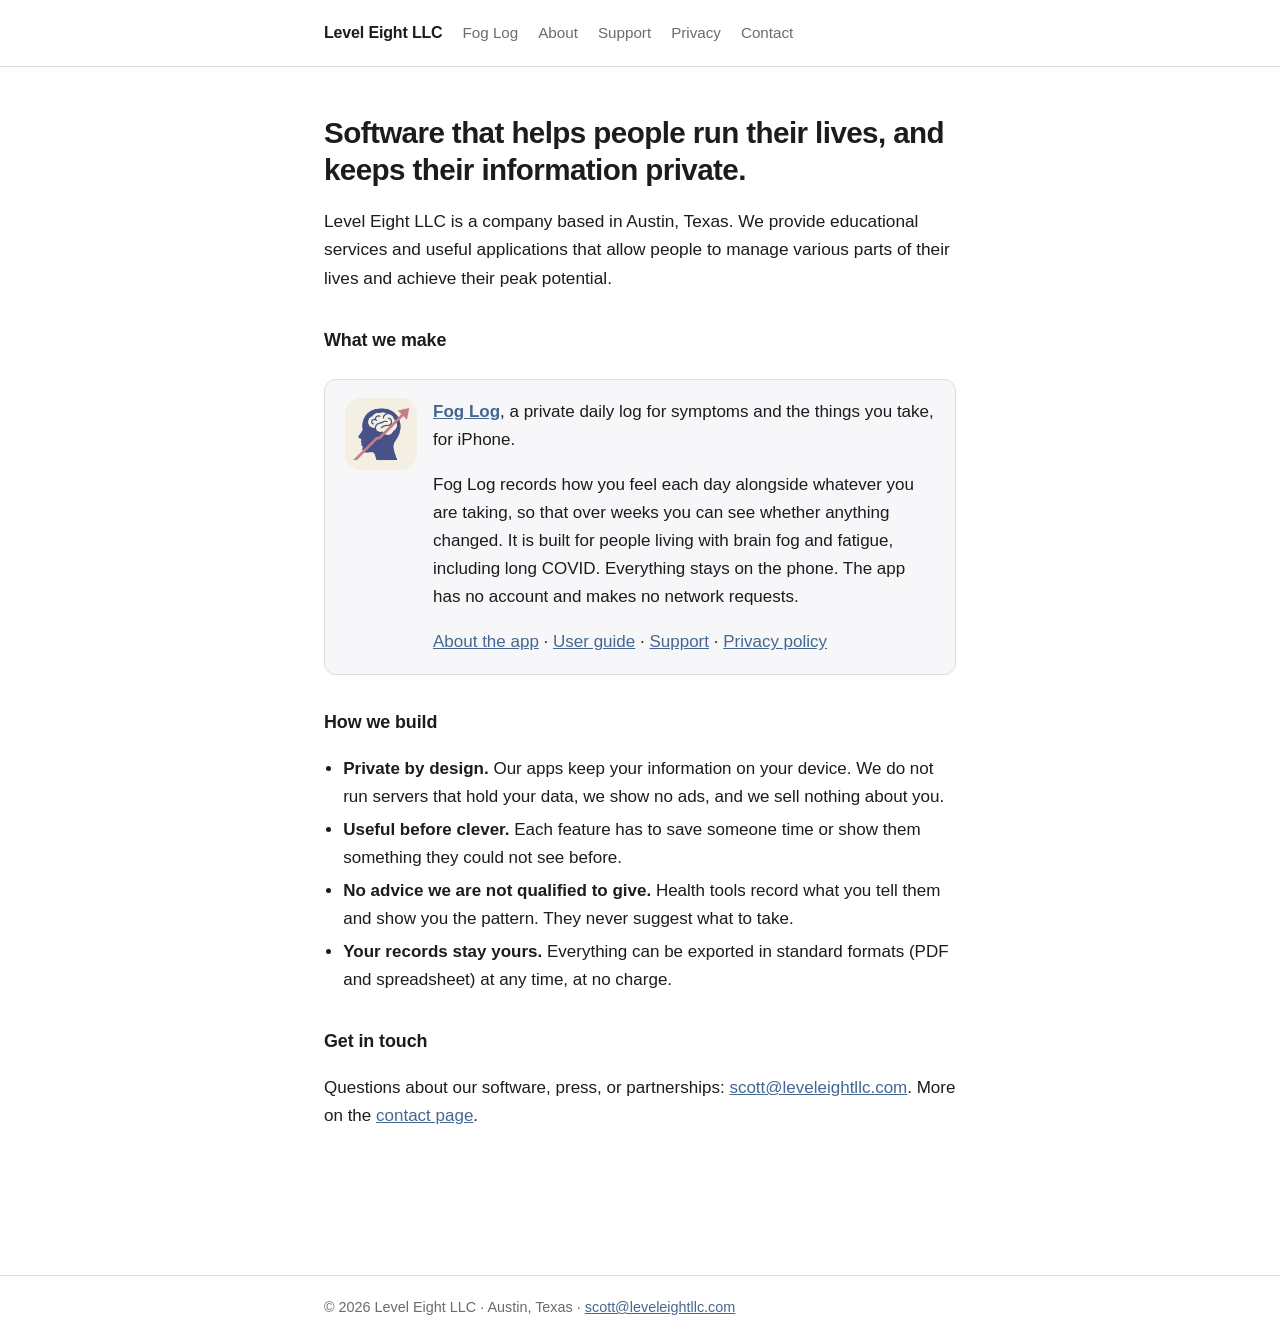
<file: index.html>
<!doctype html>
<html lang="en">
<head>
<meta charset="utf-8">
<meta name="viewport" content="width=device-width, initial-scale=1">
<title>Level Eight LLC</title>
<meta name="description" content="Level Eight LLC builds private, useful software for managing everyday life, starting with Fog Log for iPhone.">
<link rel="stylesheet" href="style.css">
</head>
<body>
<header class="site"><div class="wrap">
  <a class="brand" href="/">Level Eight LLC</a>
  <a href="/foglog.html">Fog Log</a>
  <a href="/about.html">About</a>
  <a href="/support.html">Support</a>
  <a href="/privacy.html">Privacy</a>
  <a href="/contact.html">Contact</a>
</div></header>

<div class="wrap">
  <h1>Software that helps people run their lives, and keeps their information private.</h1>
  <p class="lede">Level Eight LLC is a company based in Austin, Texas. We provide educational services and useful applications that allow people to manage various parts of their lives and achieve their peak potential.</p>

  <h2>What we make</h2>
  <div class="card product">
    <img src="img/icon.jpg" alt="Fog Log app icon" width="72" height="72">
    <div>
      <p style="margin-top:0"><strong><a href="/foglog.html">Fog Log</a></strong>, a private daily log for symptoms and the things you take, for iPhone.</p>
      <p>Fog Log records how you feel each day alongside whatever you are taking, so that over weeks you can see whether anything changed. It is built for people living with brain fog and fatigue, including long COVID. Everything stays on the phone. The app has no account and makes no network requests.</p>
      <p style="margin-bottom:0"><a href="/foglog.html">About the app</a> · <a href="https://foglog.org/guide.html">User guide</a> · <a href="/support.html">Support</a> · <a href="/privacy.html">Privacy policy</a></p>
    </div>
  </div>

  <h2>How we build</h2>
  <ul>
    <li><strong>Private by design.</strong> Our apps keep your information on your device. We do not run servers that hold your data, we show no ads, and we sell nothing about you.</li>
    <li><strong>Useful before clever.</strong> Each feature has to save someone time or show them something they could not see before.</li>
    <li><strong>No advice we are not qualified to give.</strong> Health tools record what you tell them and show you the pattern. They never suggest what to take.</li>
    <li><strong>Your records stay yours.</strong> Everything can be exported in standard formats (PDF and spreadsheet) at any time, at no charge.</li>
  </ul>

  <h2>Get in touch</h2>
  <p>Questions about our software, press, or partnerships: <a href="mailto:scott@leveleightllc.com">scott@leveleightllc.com</a>. More on the <a href="/contact.html">contact page</a>.</p>
</div>

<footer class="site"><div class="wrap">© 2026 Level Eight LLC · Austin, Texas · <a href="mailto:scott@leveleightllc.com">scott@leveleightllc.com</a></div></footer>
</body>
</html>
</file>
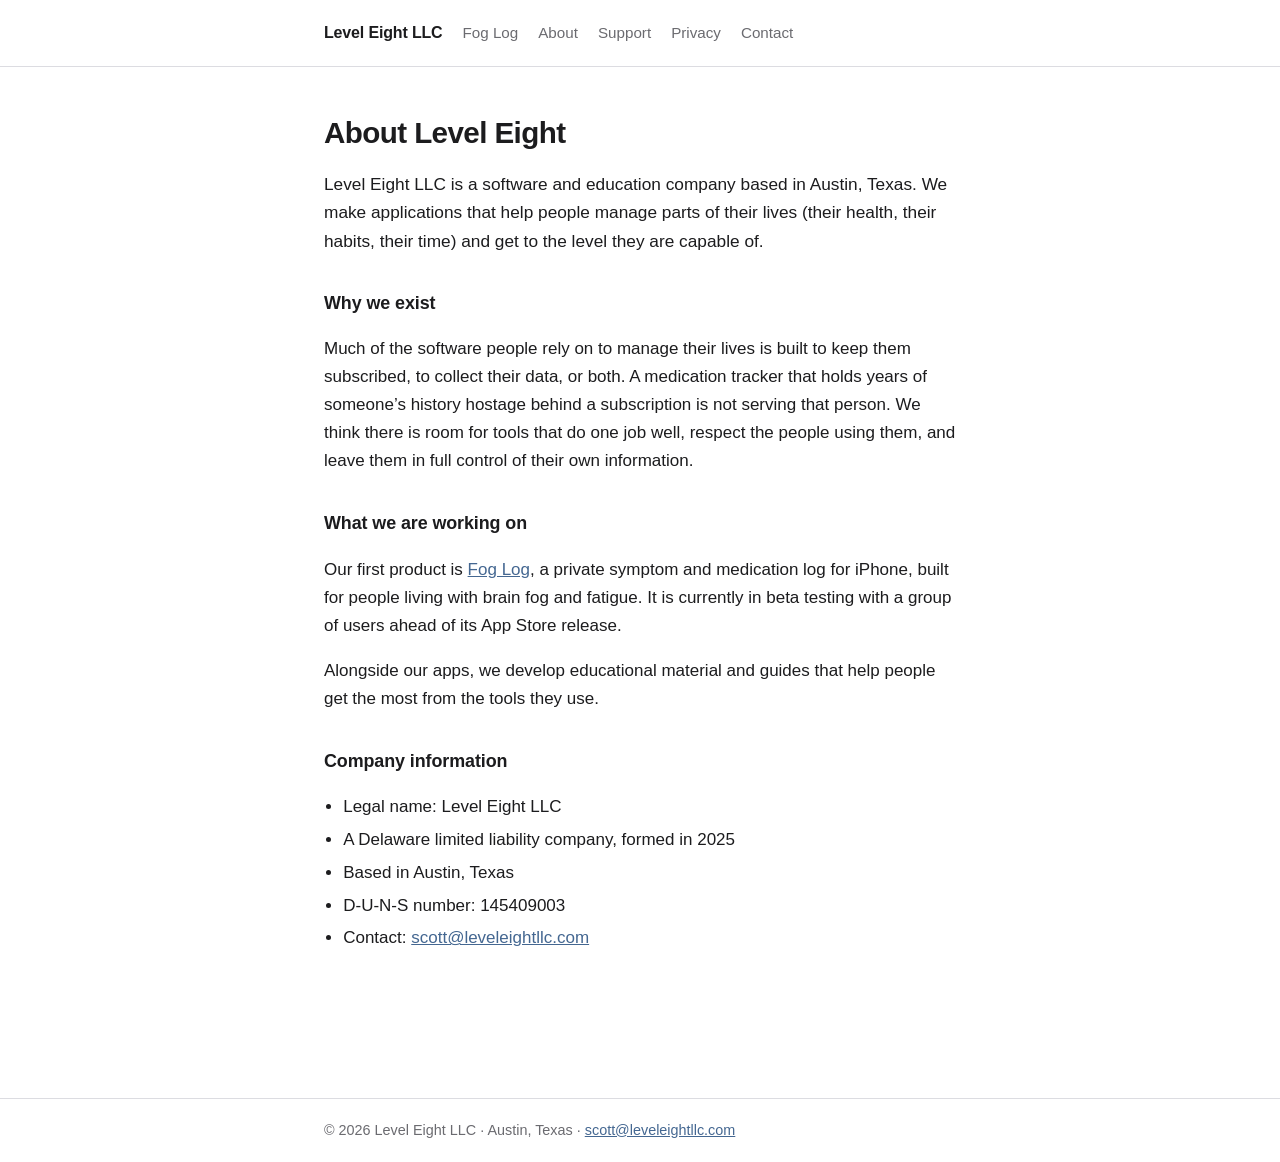
<file: about.html>
<!doctype html>
<html lang="en">
<head>
<meta charset="utf-8">
<meta name="viewport" content="width=device-width, initial-scale=1">
<title>About — Level Eight LLC</title>
<meta name="description" content="Level Eight LLC builds private, useful software for managing everyday life, starting with Fog Log for iPhone.">
<link rel="stylesheet" href="style.css">
</head>
<body>
<header class="site"><div class="wrap">
  <a class="brand" href="/">Level Eight LLC</a>
  <a href="/foglog.html">Fog Log</a>
  <a href="/about.html">About</a>
  <a href="/support.html">Support</a>
  <a href="/privacy.html">Privacy</a>
  <a href="/contact.html">Contact</a>
</div></header>

<div class="wrap">
  <h1>About Level Eight</h1>
  <p class="lede">Level Eight LLC is a software and education company based in Austin, Texas. We make applications that help people manage parts of their lives (their health, their habits, their time) and get to the level they are capable of.</p>

  <h2>Why we exist</h2>
  <p>Much of the software people rely on to manage their lives is built to keep them subscribed, to collect their data, or both. A medication tracker that holds years of someone&rsquo;s history hostage behind a subscription is not serving that person. We think there is room for tools that do one job well, respect the people using them, and leave them in full control of their own information.</p>

  <h2>What we are working on</h2>
  <p>Our first product is <a href="/foglog.html">Fog Log</a>, a private symptom and medication log for iPhone, built for people living with brain fog and fatigue. It is currently in beta testing with a group of users ahead of its App Store release.</p>
  <p>Alongside our apps, we develop educational material and guides that help people get the most from the tools they use.</p>

  <h2>Company information</h2>
  <ul>
    <li>Legal name: Level Eight LLC</li>
    <li>A Delaware limited liability company, formed in 2025</li>
    <li>Based in Austin, Texas</li>
    <li>D-U-N-S number: 145409003</li>
    <li>Contact: <a href="mailto:scott@leveleightllc.com">scott@leveleightllc.com</a></li>
  </ul>
</div>

<footer class="site"><div class="wrap">© 2026 Level Eight LLC · Austin, Texas · <a href="mailto:scott@leveleightllc.com">scott@leveleightllc.com</a></div></footer>
</body>
</html>
</file>
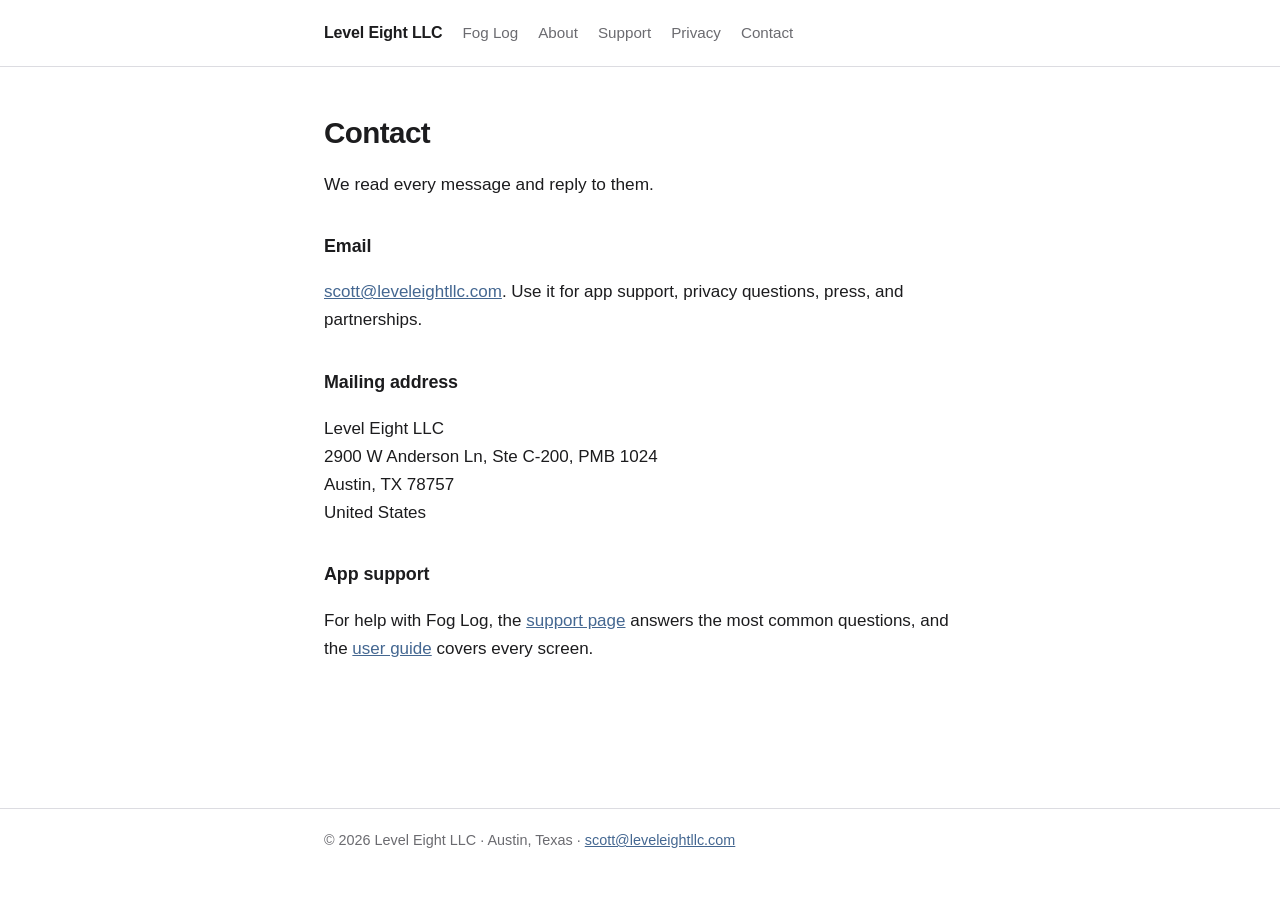
<file: contact.html>
<!doctype html>
<html lang="en">
<head>
<meta charset="utf-8">
<meta name="viewport" content="width=device-width, initial-scale=1">
<title>Contact — Level Eight LLC</title>
<meta name="description" content="Level Eight LLC builds private, useful software for managing everyday life, starting with Fog Log for iPhone.">
<link rel="stylesheet" href="style.css">
</head>
<body>
<header class="site"><div class="wrap">
  <a class="brand" href="/">Level Eight LLC</a>
  <a href="/foglog.html">Fog Log</a>
  <a href="/about.html">About</a>
  <a href="/support.html">Support</a>
  <a href="/privacy.html">Privacy</a>
  <a href="/contact.html">Contact</a>
</div></header>

<div class="wrap">
  <h1>Contact</h1>
  <p class="lede">We read every message and reply to them.</p>

  <h2>Email</h2>
  <p><a href="mailto:scott@leveleightllc.com">scott@leveleightllc.com</a>. Use it for app support, privacy questions, press, and partnerships.</p>

  <h2>Mailing address</h2>
  <p>Level Eight LLC<br>2900 W Anderson Ln, Ste C-200, PMB 1024<br>Austin, TX 78757<br>United States</p>

  <h2>App support</h2>
  <p>For help with Fog Log, the <a href="/support.html">support page</a> answers the most common questions, and the <a href="https://foglog.org/guide.html">user guide</a> covers every screen.</p>
</div>

<footer class="site"><div class="wrap">© 2026 Level Eight LLC · Austin, Texas · <a href="mailto:scott@leveleightllc.com">scott@leveleightllc.com</a></div></footer>
</body>
</html>
</file>
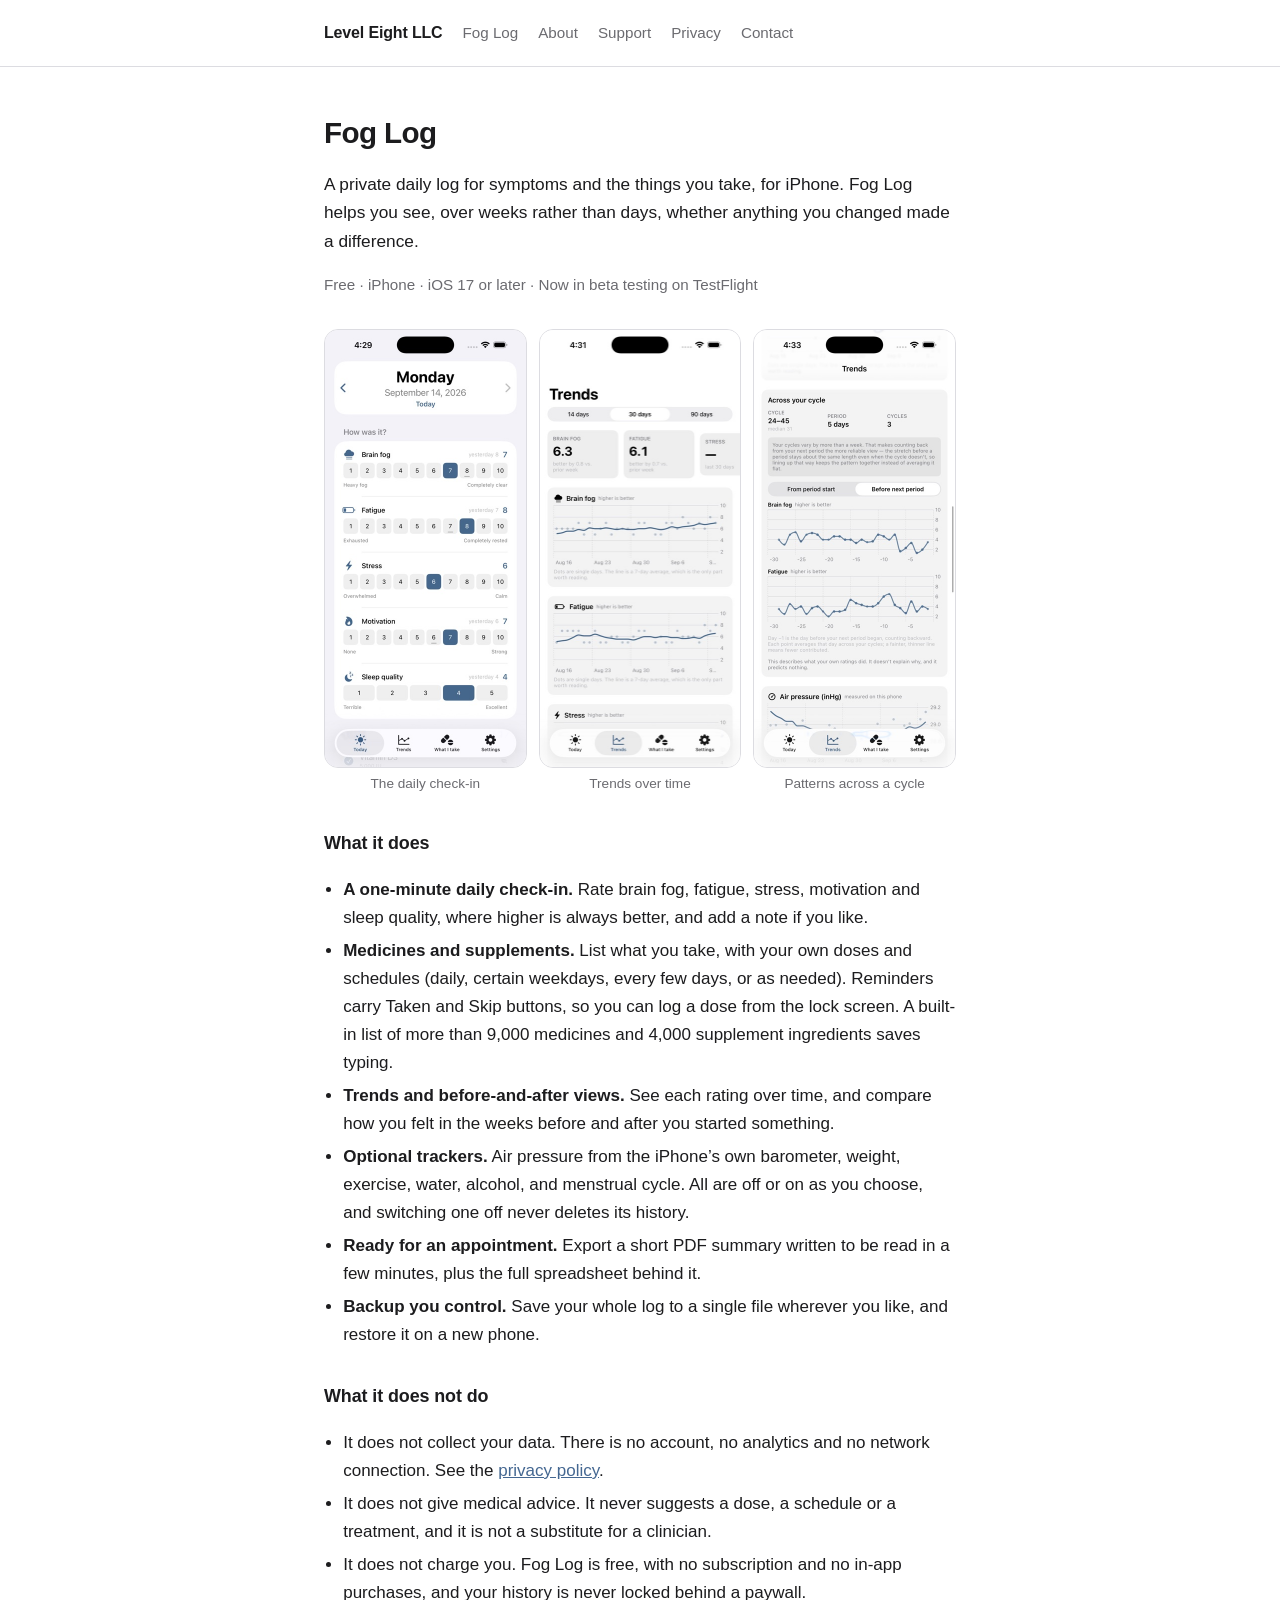
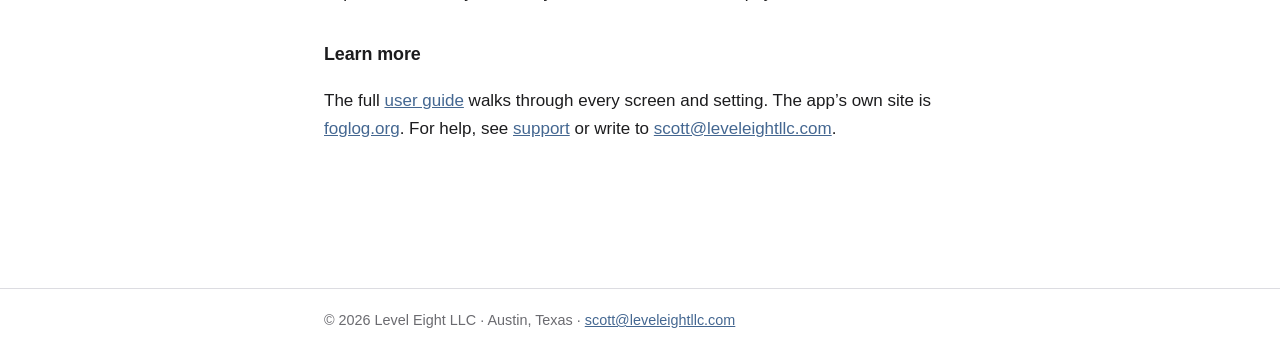
<file: foglog.html>
<!doctype html>
<html lang="en">
<head>
<meta charset="utf-8">
<meta name="viewport" content="width=device-width, initial-scale=1">
<title>Fog Log — Level Eight LLC</title>
<meta name="description" content="Level Eight LLC builds private, useful software for managing everyday life, starting with Fog Log for iPhone.">
<link rel="stylesheet" href="style.css">
</head>
<body>
<header class="site"><div class="wrap">
  <a class="brand" href="/">Level Eight LLC</a>
  <a href="/foglog.html">Fog Log</a>
  <a href="/about.html">About</a>
  <a href="/support.html">Support</a>
  <a href="/privacy.html">Privacy</a>
  <a href="/contact.html">Contact</a>
</div></header>

<div class="wrap">
  <h1>Fog Log</h1>
  <p class="lede">A private daily log for symptoms and the things you take, for iPhone. Fog Log helps you see, over weeks rather than days, whether anything you changed made a difference.</p>
  <p class="updated">Free · iPhone · iOS 17 or later · Now in beta testing on TestFlight</p>

  <div class="shots">
    <figure><img src="img/today.jpg" alt="The daily check-in screen" loading="lazy"><figcaption>The daily check-in</figcaption></figure>
    <figure><img src="img/trends.jpg" alt="Trends over time" loading="lazy"><figcaption>Trends over time</figcaption></figure>
    <figure><img src="img/cycle.jpg" alt="Patterns across a menstrual cycle" loading="lazy"><figcaption>Patterns across a cycle</figcaption></figure>
  </div>

  <h2>What it does</h2>
  <ul>
    <li><strong>A one-minute daily check-in.</strong> Rate brain fog, fatigue, stress, motivation and sleep quality, where higher is always better, and add a note if you like.</li>
    <li><strong>Medicines and supplements.</strong> List what you take, with your own doses and schedules (daily, certain weekdays, every few days, or as needed). Reminders carry Taken and Skip buttons, so you can log a dose from the lock screen. A built-in list of more than 9,000 medicines and 4,000 supplement ingredients saves typing.</li>
    <li><strong>Trends and before-and-after views.</strong> See each rating over time, and compare how you felt in the weeks before and after you started something.</li>
    <li><strong>Optional trackers.</strong> Air pressure from the iPhone&rsquo;s own barometer, weight, exercise, water, alcohol, and menstrual cycle. All are off or on as you choose, and switching one off never deletes its history.</li>
    <li><strong>Ready for an appointment.</strong> Export a short PDF summary written to be read in a few minutes, plus the full spreadsheet behind it.</li>
    <li><strong>Backup you control.</strong> Save your whole log to a single file wherever you like, and restore it on a new phone.</li>
  </ul>

  <h2>What it does not do</h2>
  <ul>
    <li>It does not collect your data. There is no account, no analytics and no network connection. See the <a href="/privacy.html">privacy policy</a>.</li>
    <li>It does not give medical advice. It never suggests a dose, a schedule or a treatment, and it is not a substitute for a clinician.</li>
    <li>It does not charge you. Fog Log is free, with no subscription and no in-app purchases, and your history is never locked behind a paywall.</li>
  </ul>

  <h2>Learn more</h2>
  <p>The full <a href="https://foglog.org/guide.html">user guide</a> walks through every screen and setting. The app&rsquo;s own site is <a href="https://foglog.org">foglog.org</a>. For help, see <a href="/support.html">support</a> or write to <a href="mailto:scott@leveleightllc.com">scott@leveleightllc.com</a>.</p>
</div>

<footer class="site"><div class="wrap">© 2026 Level Eight LLC · Austin, Texas · <a href="mailto:scott@leveleightllc.com">scott@leveleightllc.com</a></div></footer>
</body>
</html>
</file>
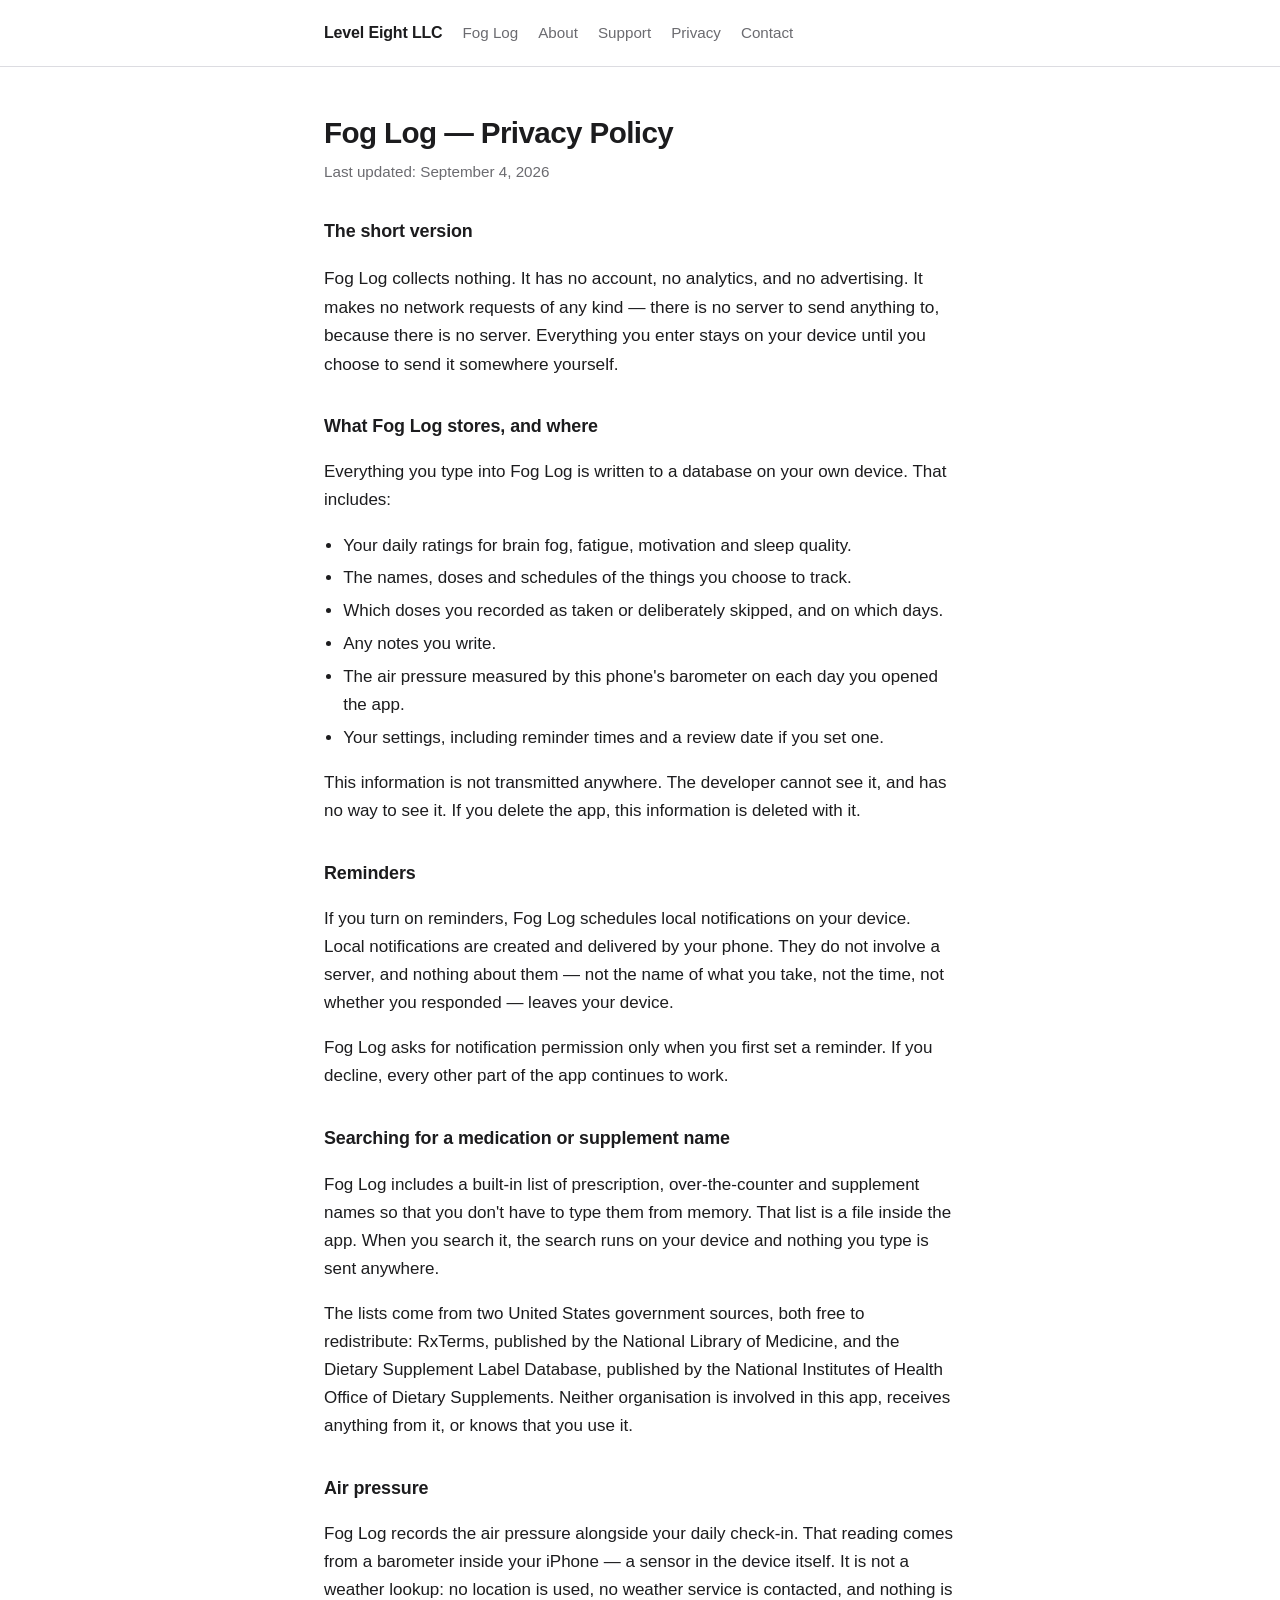
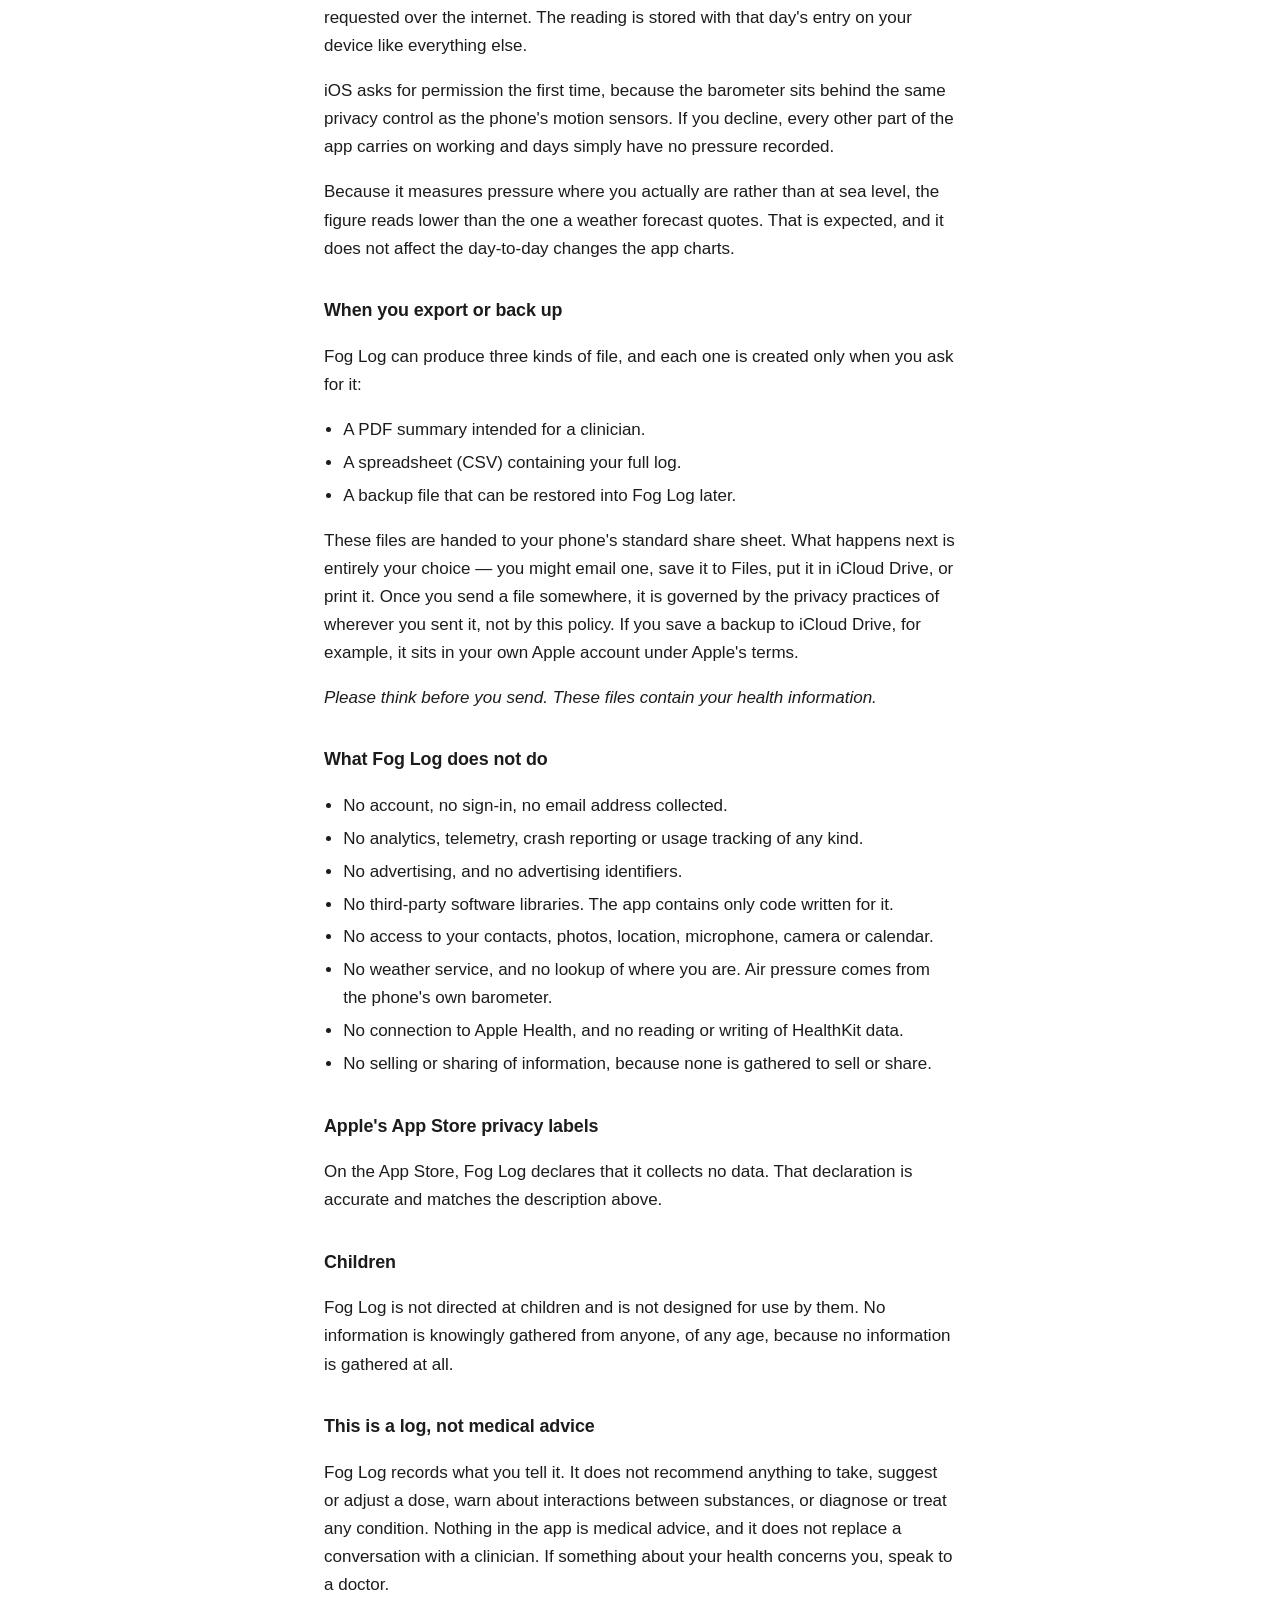
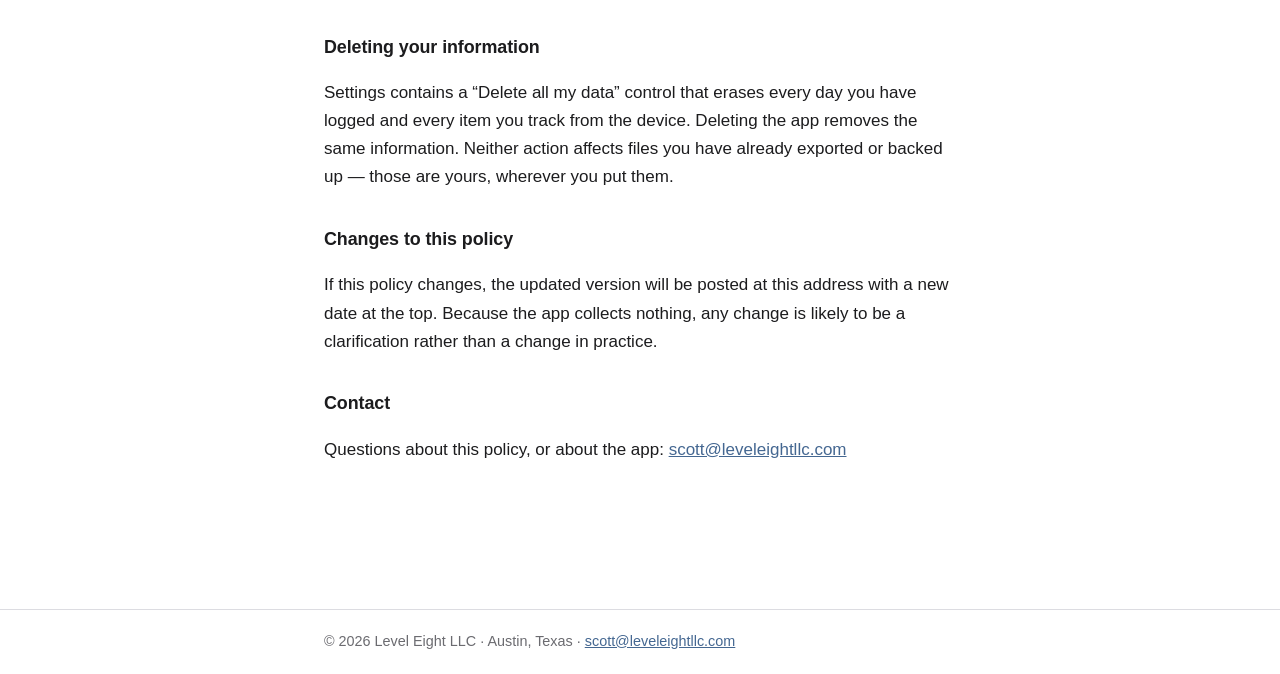
<file: privacy.html>
<!doctype html>
<html lang="en">
<head>
<meta charset="utf-8">
<meta name="viewport" content="width=device-width, initial-scale=1">
<title>Fog Log — Privacy Policy</title>
<link rel="stylesheet" href="style.css">
</head>
<body>
<header class="site"><div class="wrap">
  <a class="brand" href="/">Level Eight LLC</a>
  <a href="/foglog.html">Fog Log</a>
  <a href="/about.html">About</a>
  <a href="/support.html">Support</a>
  <a href="/privacy.html">Privacy</a>
  <a href="/contact.html">Contact</a>
</div></header>

<div class="wrap">
<h1>Fog Log — Privacy Policy</h1>
<p class="updated">Last updated: September 4, 2026</p>

<h2>The short version</h2>
<p class="lede">Fog Log collects nothing. It has no account, no analytics, and no advertising. It makes no network requests of any kind — there is no server to send anything to, because there is no server. Everything you enter stays on your device until you choose to send it somewhere yourself.</p>

<h2>What Fog Log stores, and where</h2>
<p>Everything you type into Fog Log is written to a database on your own device. That includes:</p>
<ul>
  <li>Your daily ratings for brain fog, fatigue, motivation and sleep quality.</li>
  <li>The names, doses and schedules of the things you choose to track.</li>
  <li>Which doses you recorded as taken or deliberately skipped, and on which days.</li>
  <li>Any notes you write.</li>
  <li>The air pressure measured by this phone's barometer on each day you opened the app.</li>
  <li>Your settings, including reminder times and a review date if you set one.</li>
</ul>
<p>This information is not transmitted anywhere. The developer cannot see it, and has no way to see it. If you delete the app, this information is deleted with it.</p>

<h2>Reminders</h2>
<p>If you turn on reminders, Fog Log schedules local notifications on your device. Local notifications are created and delivered by your phone. They do not involve a server, and nothing about them — not the name of what you take, not the time, not whether you responded — leaves your device.</p>
<p>Fog Log asks for notification permission only when you first set a reminder. If you decline, every other part of the app continues to work.</p>

<h2>Searching for a medication or supplement name</h2>
<p>Fog Log includes a built-in list of prescription, over-the-counter and supplement names so that you don't have to type them from memory. That list is a file inside the app. When you search it, the search runs on your device and nothing you type is sent anywhere.</p>
<p>The lists come from two United States government sources, both free to redistribute: RxTerms, published by the National Library of Medicine, and the Dietary Supplement Label Database, published by the National Institutes of Health Office of Dietary Supplements. Neither organisation is involved in this app, receives anything from it, or knows that you use it.</p>

<h2>Air pressure</h2>
<p>Fog Log records the air pressure alongside your daily check-in. That reading comes from a barometer inside your iPhone — a sensor in the device itself. It is not a weather lookup: no location is used, no weather service is contacted, and nothing is requested over the internet. The reading is stored with that day's entry on your device like everything else.</p>
<p>iOS asks for permission the first time, because the barometer sits behind the same privacy control as the phone's motion sensors. If you decline, every other part of the app carries on working and days simply have no pressure recorded.</p>
<p>Because it measures pressure where you actually are rather than at sea level, the figure reads lower than the one a weather forecast quotes. That is expected, and it does not affect the day-to-day changes the app charts.</p>

<h2>When you export or back up</h2>
<p>Fog Log can produce three kinds of file, and each one is created only when you ask for it:</p>
<ul>
  <li>A PDF summary intended for a clinician.</li>
  <li>A spreadsheet (CSV) containing your full log.</li>
  <li>A backup file that can be restored into Fog Log later.</li>
</ul>
<p>These files are handed to your phone's standard share sheet. What happens next is entirely your choice — you might email one, save it to Files, put it in iCloud Drive, or print it. Once you send a file somewhere, it is governed by the privacy practices of wherever you sent it, not by this policy. If you save a backup to iCloud Drive, for example, it sits in your own Apple account under Apple's terms.</p>
<p><em>Please think before you send. These files contain your health information.</em></p>

<h2>What Fog Log does not do</h2>
<ul>
  <li>No account, no sign-in, no email address collected.</li>
  <li>No analytics, telemetry, crash reporting or usage tracking of any kind.</li>
  <li>No advertising, and no advertising identifiers.</li>
  <li>No third-party software libraries. The app contains only code written for it.</li>
  <li>No access to your contacts, photos, location, microphone, camera or calendar.</li>
  <li>No weather service, and no lookup of where you are. Air pressure comes from the phone's own barometer.</li>
  <li>No connection to Apple Health, and no reading or writing of HealthKit data.</li>
  <li>No selling or sharing of information, because none is gathered to sell or share.</li>
</ul>

<h2>Apple's App Store privacy labels</h2>
<p>On the App Store, Fog Log declares that it collects no data. That declaration is accurate and matches the description above.</p>

<h2>Children</h2>
<p>Fog Log is not directed at children and is not designed for use by them. No information is knowingly gathered from anyone, of any age, because no information is gathered at all.</p>

<h2>This is a log, not medical advice</h2>
<p>Fog Log records what you tell it. It does not recommend anything to take, suggest or adjust a dose, warn about interactions between substances, or diagnose or treat any condition. Nothing in the app is medical advice, and it does not replace a conversation with a clinician. If something about your health concerns you, speak to a doctor.</p>

<h2>Deleting your information</h2>
<p>Settings contains a “Delete all my data” control that erases every day you have logged and every item you track from the device. Deleting the app removes the same information. Neither action affects files you have already exported or backed up — those are yours, wherever you put them.</p>

<h2>Changes to this policy</h2>
<p>If this policy changes, the updated version will be posted at this address with a new date at the top. Because the app collects nothing, any change is likely to be a clarification rather than a change in practice.</p>

<h2>Contact</h2>
<p>Questions about this policy, or about the app: <a href="mailto:scott@leveleightllc.com">scott@leveleightllc.com</a></p>

</div>
<footer class="site"><div class="wrap">© 2026 Level Eight LLC · Austin, Texas · <a href="mailto:scott@leveleightllc.com">scott@leveleightllc.com</a></div></footer>

</body>
</html>
</file>
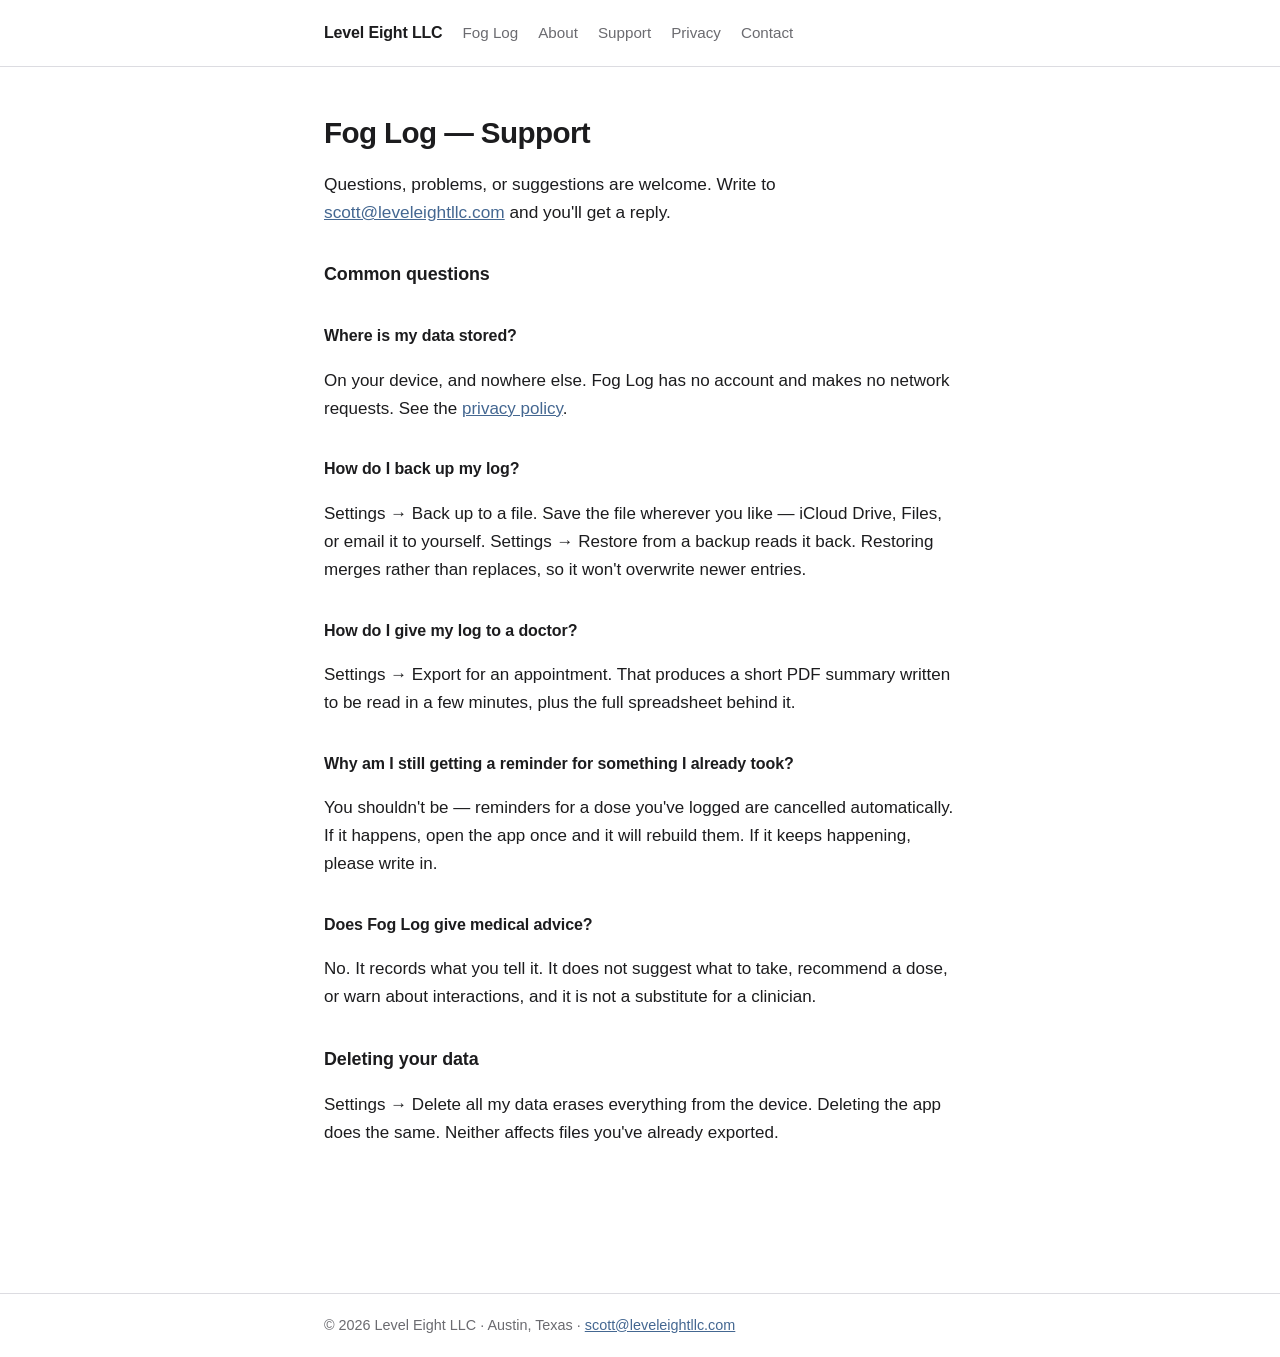
<file: support.html>
<!doctype html>
<html lang="en">
<head>
<meta charset="utf-8">
<meta name="viewport" content="width=device-width, initial-scale=1">
<title>Support — Fog Log</title>
<link rel="stylesheet" href="style.css">
</head>
<body>
<header class="site"><div class="wrap">
  <a class="brand" href="/">Level Eight LLC</a>
  <a href="/foglog.html">Fog Log</a>
  <a href="/about.html">About</a>
  <a href="/support.html">Support</a>
  <a href="/privacy.html">Privacy</a>
  <a href="/contact.html">Contact</a>
</div></header>

<div class="wrap">
  <h1>Fog Log — Support</h1>
  <p class="lede">Questions, problems, or suggestions are welcome. Write to <a href="mailto:scott@leveleightllc.com">scott@leveleightllc.com</a> and you'll get a reply.</p>

  <h2>Common questions</h2>

  <h2 style="font-size:1rem">Where is my data stored?</h2>
  <p>On your device, and nowhere else. Fog Log has no account and makes no network requests. See the <a href="/privacy.html">privacy policy</a>.</p>

  <h2 style="font-size:1rem">How do I back up my log?</h2>
  <p>Settings → Back up to a file. Save the file wherever you like — iCloud Drive, Files, or email it to yourself. Settings → Restore from a backup reads it back. Restoring merges rather than replaces, so it won't overwrite newer entries.</p>

  <h2 style="font-size:1rem">How do I give my log to a doctor?</h2>
  <p>Settings → Export for an appointment. That produces a short PDF summary written to be read in a few minutes, plus the full spreadsheet behind it.</p>

  <h2 style="font-size:1rem">Why am I still getting a reminder for something I already took?</h2>
  <p>You shouldn't be — reminders for a dose you've logged are cancelled automatically. If it happens, open the app once and it will rebuild them. If it keeps happening, please write in.</p>

  <h2 style="font-size:1rem">Does Fog Log give medical advice?</h2>
  <p>No. It records what you tell it. It does not suggest what to take, recommend a dose, or warn about interactions, and it is not a substitute for a clinician.</p>

  <h2>Deleting your data</h2>
  <p>Settings → Delete all my data erases everything from the device. Deleting the app does the same. Neither affects files you've already exported.</p>
</div>

<footer class="site"><div class="wrap">© 2026 Level Eight LLC · Austin, Texas · <a href="mailto:scott@leveleightllc.com">scott@leveleightllc.com</a></div></footer>
</body>
</html>
</file>
<file: style.css>
:root {
  --ink: #1c1c1e; --muted: #6b6b70; --line: #dcdce1;
  --accent: #446791; --bg: #ffffff; --panel: #f7f7f9;
  color-scheme: light dark;
}
@media (prefers-color-scheme: dark) {
  :root { --ink:#e8e8ec; --muted:#9a9aa2; --line:#2c2c33; --accent:#85a5c7; --bg:#131318; --panel:#1a1a20; }
}
* { box-sizing: border-box; }
body {
  margin: 0; background: var(--bg); color: var(--ink);
  font: 17px/1.65 -apple-system, BlinkMacSystemFont, "Segoe UI", Roboto, Helvetica, Arial, sans-serif;
}
.wrap { max-width: 42rem; margin: 0 auto; padding: 3rem 1.25rem 5rem; }
header.site { border-bottom: 1px solid var(--line); }
header.site .wrap { padding: 1.25rem 1.25rem; display: flex; align-items: baseline; gap: 1.25rem; flex-wrap: wrap; }
header.site a { color: var(--muted); text-decoration: none; font-size: .95rem; }
header.site a:hover { color: var(--accent); }
header.site .brand { font-weight: 650; color: var(--ink); font-size: 1rem; letter-spacing: -0.01em; }
h1 { font-size: 1.85rem; line-height: 1.25; margin: 0 0 .4rem; letter-spacing: -0.02em; }
h2 { font-size: 1.12rem; margin: 2.1rem 0 .5rem; letter-spacing: -0.005em; }
p.lede { font-size: 1.08rem; color: var(--ink); }
.updated { color: var(--muted); font-size: .95rem; margin: 0 0 2rem; }
a { color: var(--accent); }
ul { padding-left: 1.2rem; } li { margin: .3rem 0; }
.card { background: var(--panel); border: 1px solid var(--line); border-radius: 12px; padding: 1.1rem 1.25rem; margin: 1.5rem 0; }
footer.site { border-top: 1px solid var(--line); margin-top: 3rem; }
footer.site .wrap { padding: 1.25rem; color: var(--muted); font-size: .9rem; }
header.site a.brand { color: var(--ink); font-weight: 650; }
.card.product { display: flex; gap: 1rem; align-items: flex-start; }
.card.product img { border-radius: 16px; flex: none; }
.shots { display: grid; grid-template-columns: repeat(3, minmax(0, 1fr)); gap: .75rem; margin: 1.5rem 0; }
.shots figure { margin: 0; }
.shots img { width: 100%; height: auto; border-radius: 14px; border: 1px solid var(--line); display: block; }
.shots figcaption { color: var(--muted); font-size: .85rem; text-align: center; margin-top: .35rem; }
@media (max-width: 30rem) { .card.product { flex-direction: column; } }
</file>
